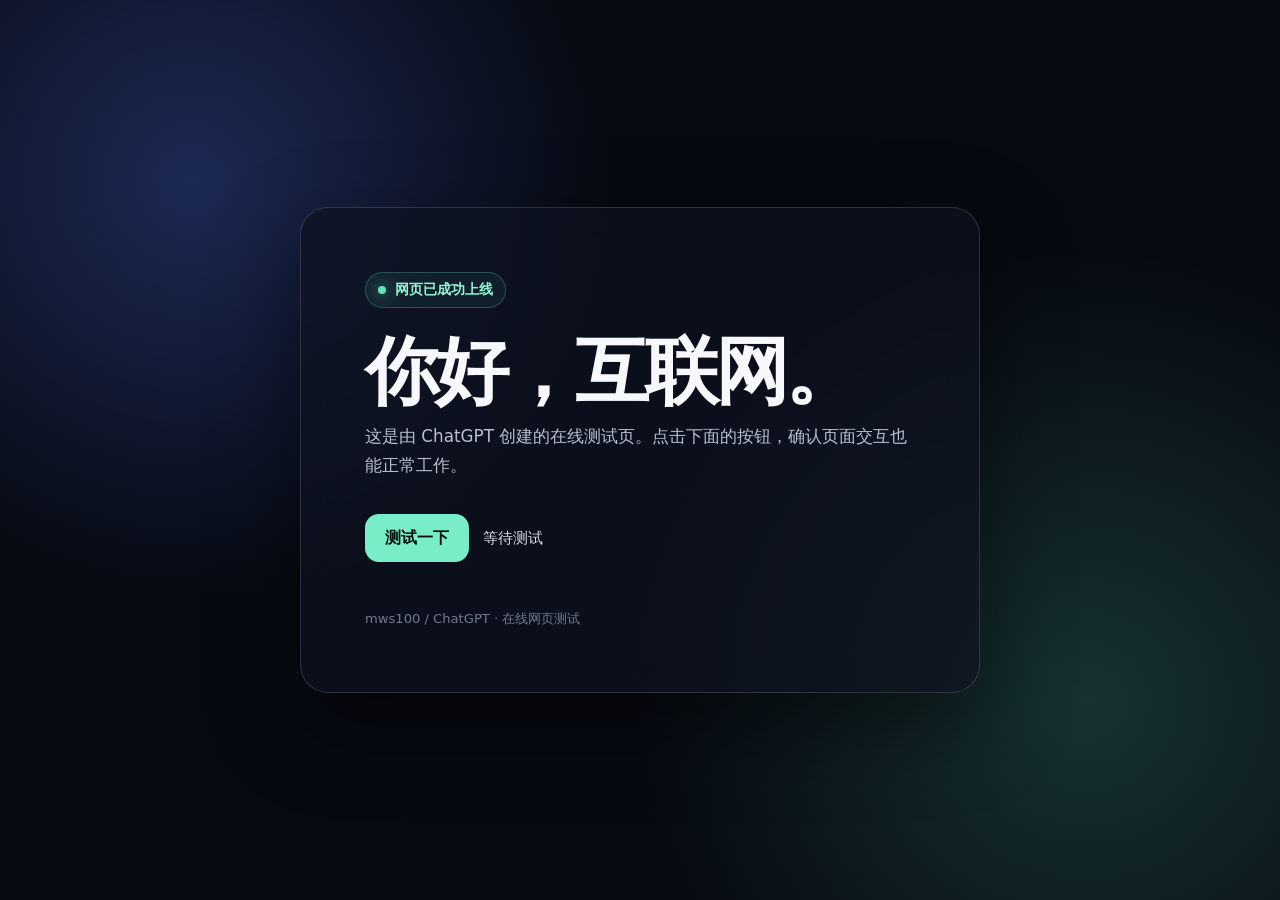
<file: index.html>
<!doctype html>
<html lang="zh-CN">
<head>
  <meta charset="utf-8">
  <meta name="viewport" content="width=device-width, initial-scale=1">
  <meta name="description" content="一个用于验证 ChatGPT 创建与发布网页能力的在线测试页。">
  <title>ChatGPT 在线测试页</title>
  <style>
    :root {
      color-scheme: dark;
      font-family: Inter, ui-sans-serif, system-ui, -apple-system, BlinkMacSystemFont, "Segoe UI", sans-serif;
      background: #070a12;
      color: #f7f8fb;
    }
    * { box-sizing: border-box; }
    body {
      min-height: 100vh;
      margin: 0;
      display: grid;
      place-items: center;
      padding: 24px;
      overflow: hidden;
      background:
        radial-gradient(circle at 15% 20%, rgba(82, 121, 255, .28), transparent 32%),
        radial-gradient(circle at 85% 78%, rgba(93, 232, 192, .18), transparent 35%),
        #070a12;
    }
    main {
      width: min(680px, 100%);
      padding: clamp(28px, 7vw, 64px);
      border: 1px solid rgba(255,255,255,.14);
      border-radius: 28px;
      background: rgba(14, 19, 33, .72);
      box-shadow: 0 30px 90px rgba(0,0,0,.45);
      backdrop-filter: blur(18px);
    }
    .status {
      display: inline-flex;
      align-items: center;
      gap: 9px;
      padding: 8px 12px;
      border: 1px solid rgba(108, 240, 197, .24);
      border-radius: 999px;
      color: #98f3d5;
      background: rgba(55, 196, 151, .08);
      font-size: .875rem;
      font-weight: 650;
    }
    .dot {
      width: 8px;
      height: 8px;
      border-radius: 50%;
      background: #62e4bb;
      box-shadow: 0 0 16px #62e4bb;
    }
    h1 {
      margin: 28px 0 14px;
      max-width: 540px;
      font-size: clamp(2.35rem, 7vw, 4.6rem);
      line-height: .98;
      letter-spacing: -.055em;
    }
    p {
      margin: 0;
      color: #b7bfd0;
      font-size: 1.05rem;
      line-height: 1.75;
    }
    .actions {
      display: flex;
      flex-wrap: wrap;
      align-items: center;
      gap: 14px;
      margin-top: 34px;
    }
    button {
      min-height: 48px;
      padding: 0 20px;
      border: 0;
      border-radius: 14px;
      color: #07110e;
      background: #78edc7;
      font: inherit;
      font-weight: 750;
      cursor: pointer;
      transition: transform .18s ease, box-shadow .18s ease;
    }
    button:hover { transform: translateY(-2px); box-shadow: 0 12px 30px rgba(83, 229, 183, .2); }
    button:focus-visible { outline: 3px solid #fff; outline-offset: 3px; }
    #result { color: #d8ddea; font-size: .95rem; }
    footer {
      margin-top: 48px;
      color: #70798c;
      font-size: .82rem;
    }
    @media (max-width: 520px) {
      main { border-radius: 22px; }
      .actions { align-items: flex-start; flex-direction: column; }
    }
  </style>
</head>
<body>
  <main>
    <div class="status"><span class="dot" aria-hidden="true"></span>网页已成功上线</div>
    <h1>你好，互联网。</h1>
    <p>这是由 ChatGPT 创建的在线测试页。点击下面的按钮，确认页面交互也能正常工作。</p>
    <div class="actions">
      <button id="test-button" type="button">测试一下</button>
      <span id="result" aria-live="polite">等待测试</span>
    </div>
    <footer>mws100 / ChatGPT · 在线网页测试</footer>
  </main>
  <script>
    const button = document.querySelector('#test-button');
    const result = document.querySelector('#result');
    let count = 0;
    button.addEventListener('click', () => {
      count += 1;
      result.textContent = `测试成功 · 已点击 ${count} 次`;
    });
  </script>
</body>
</html>
</file>
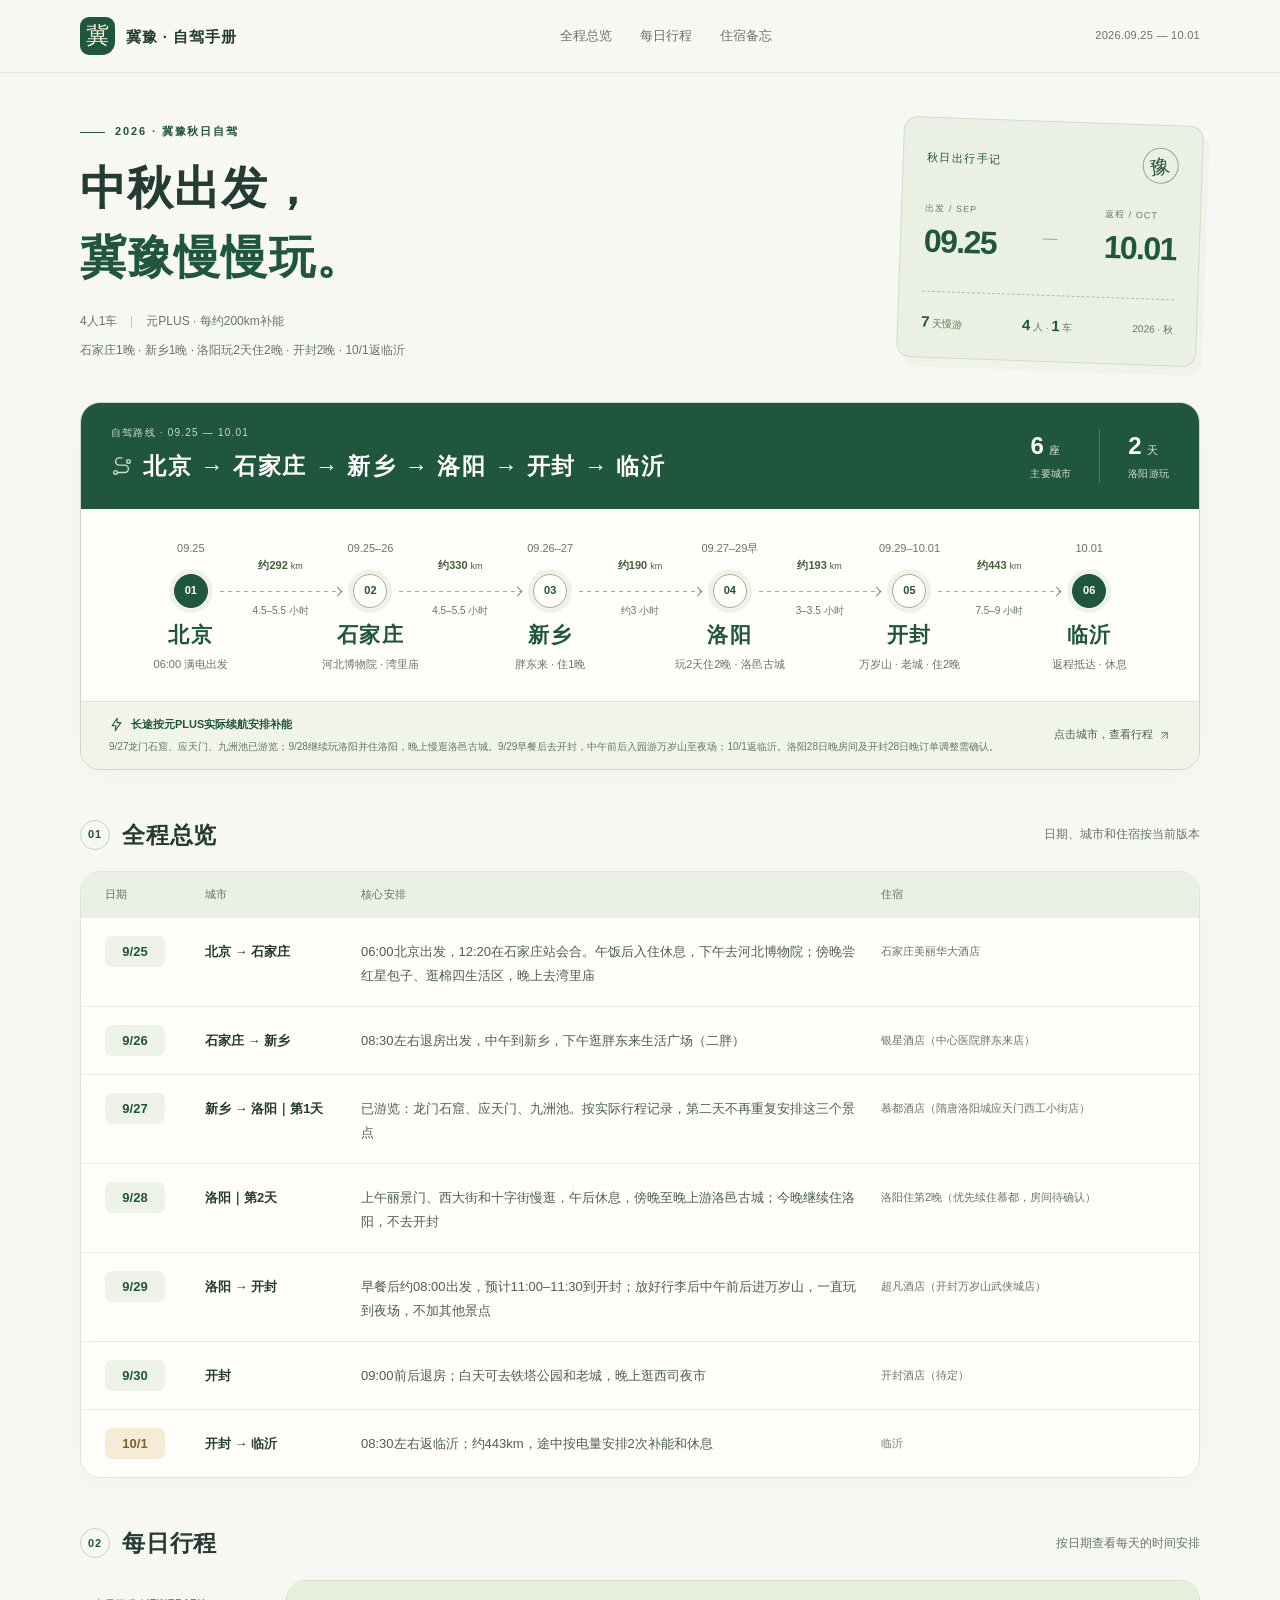
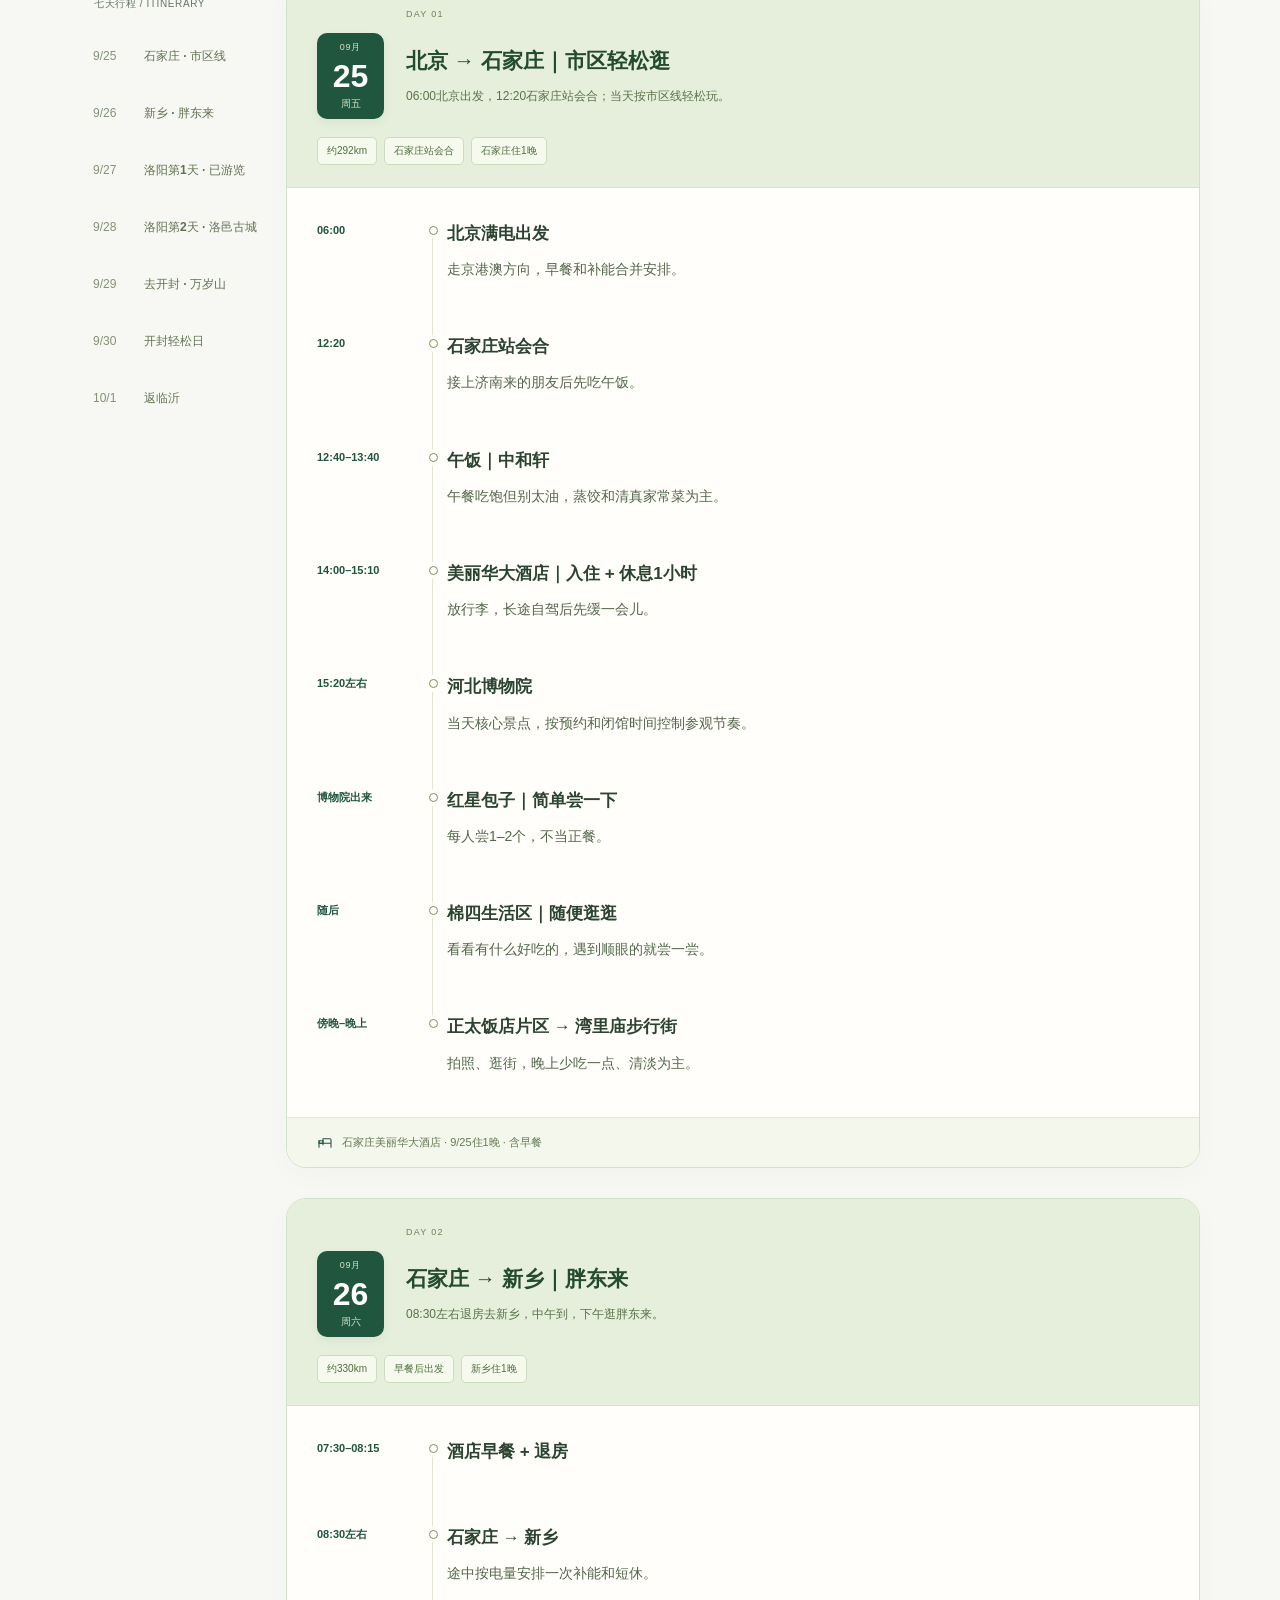
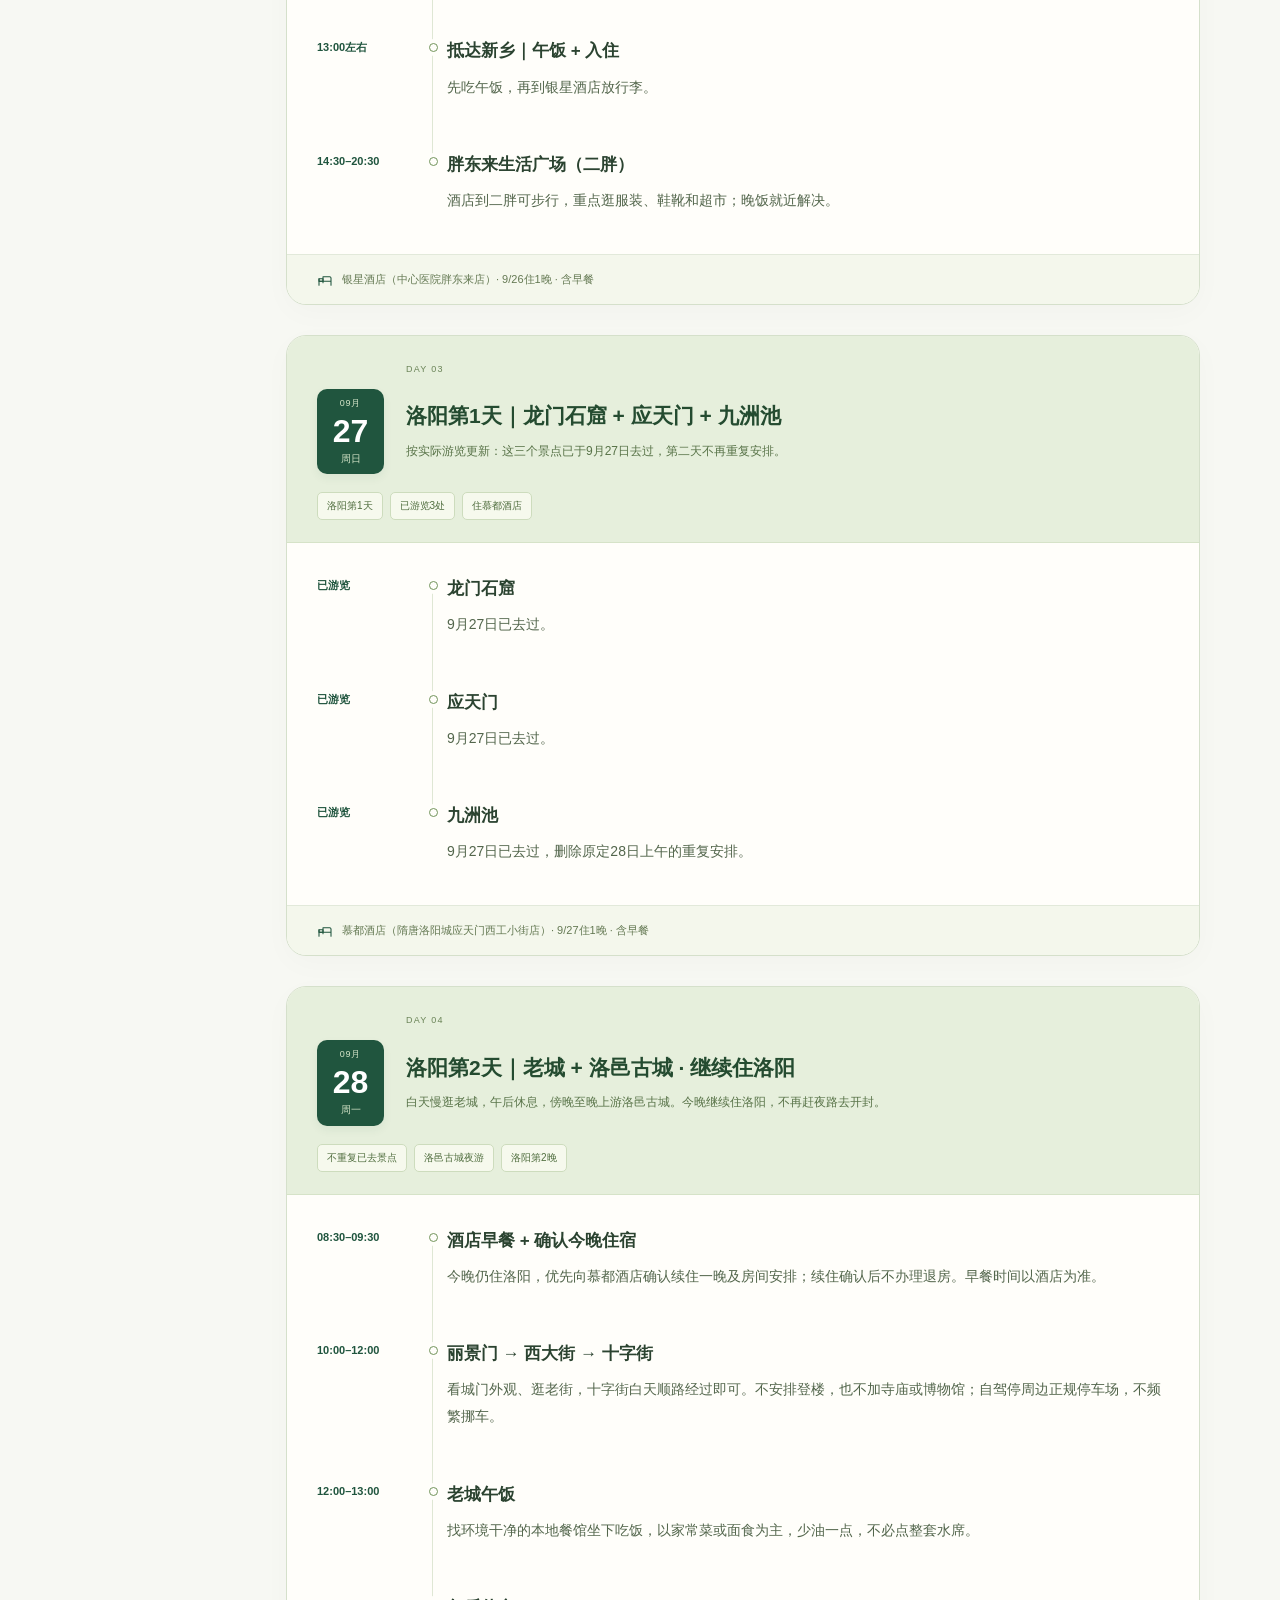
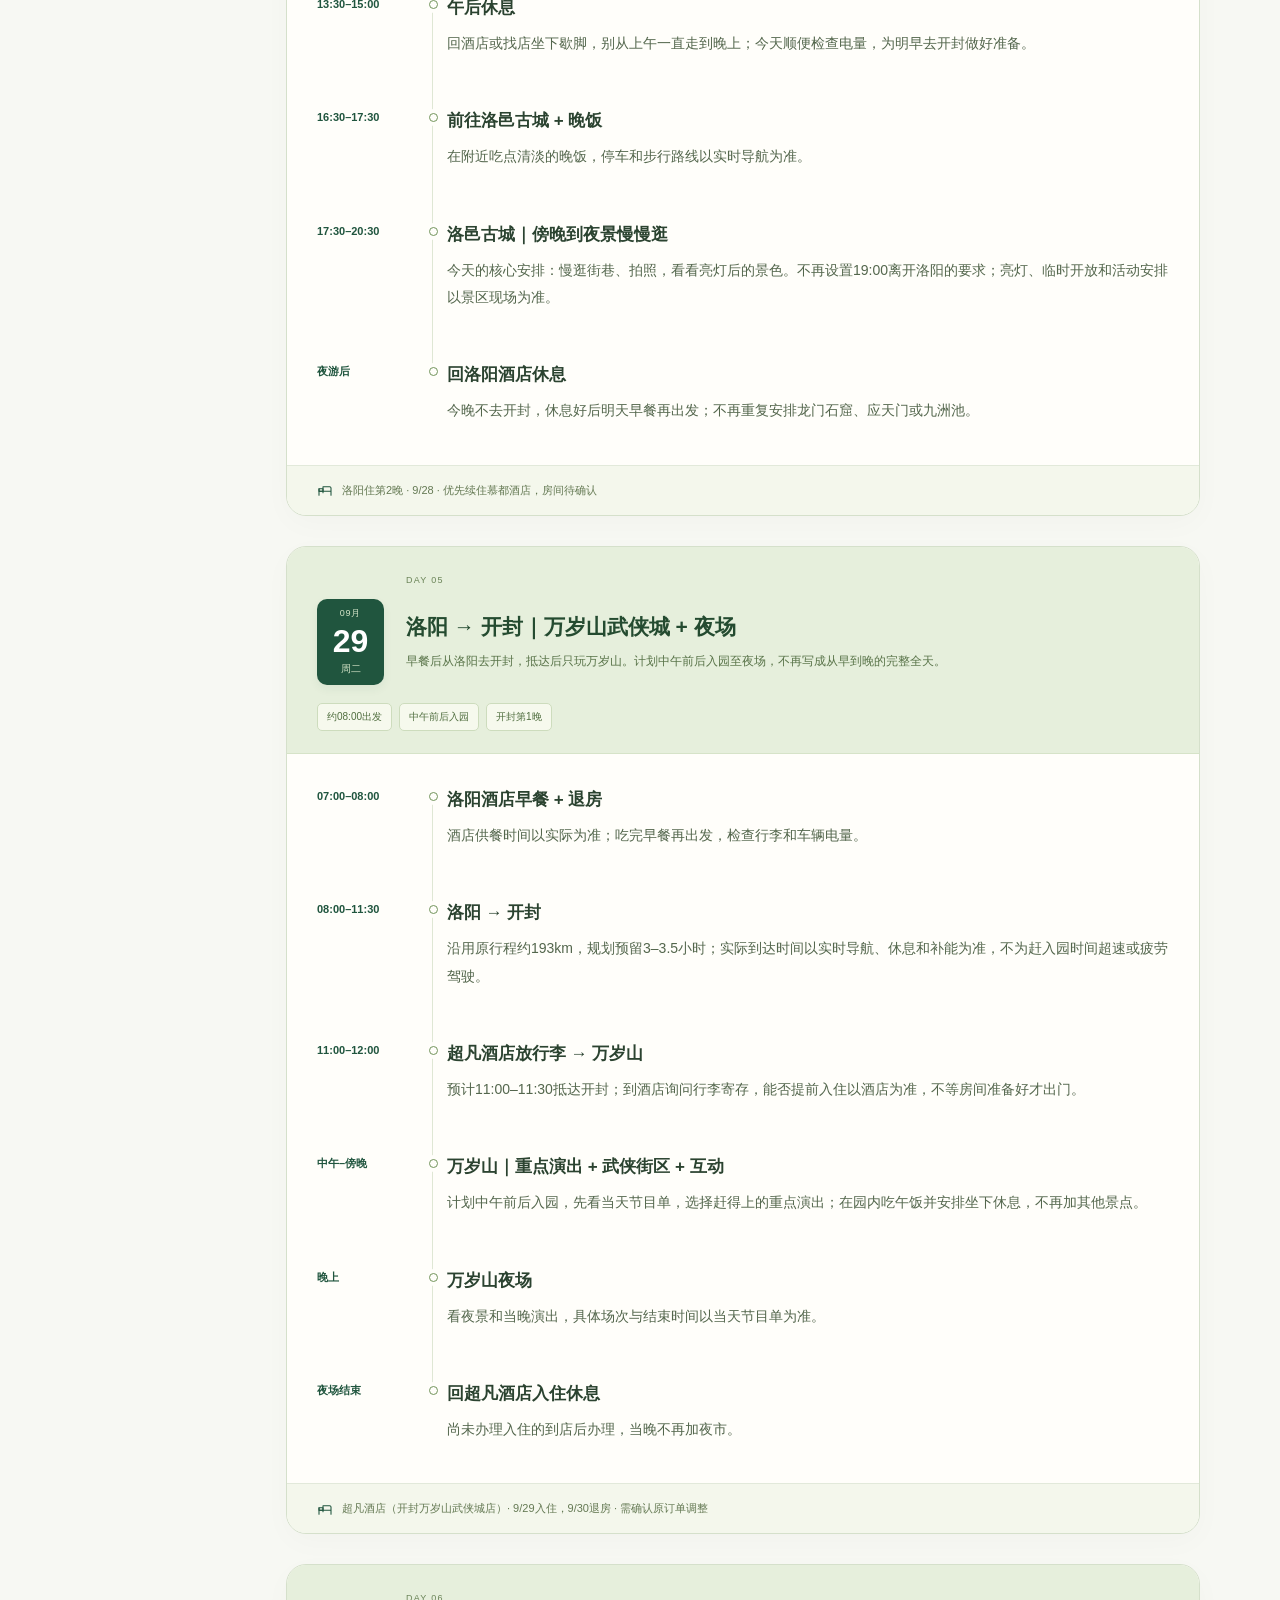
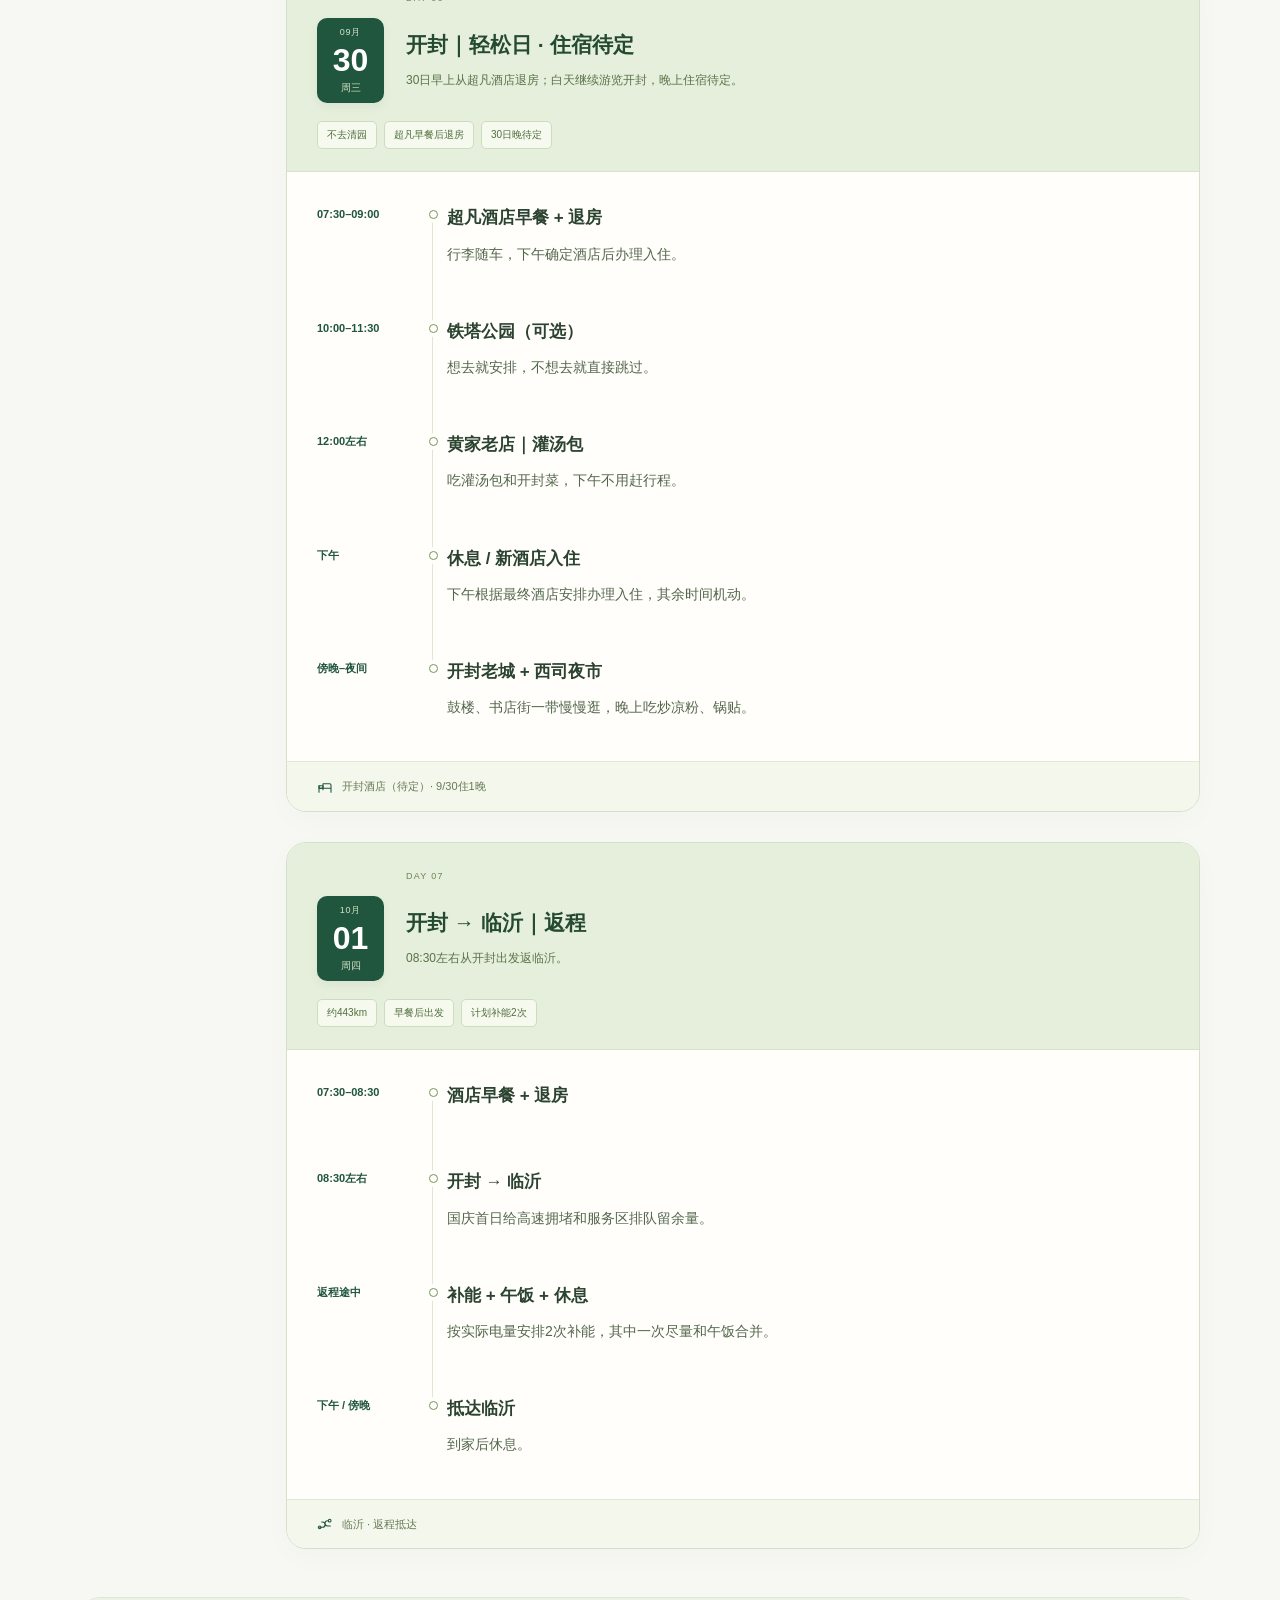
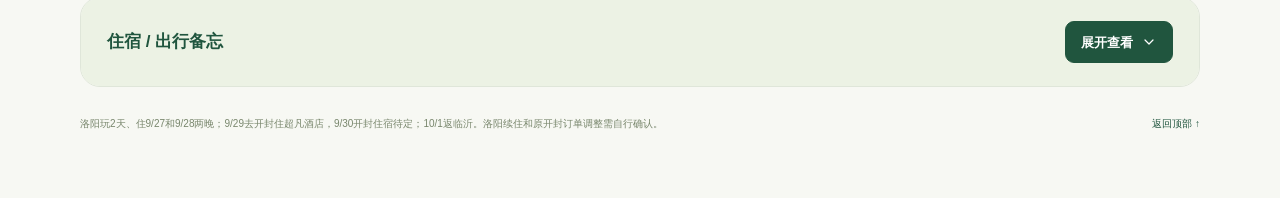
<file: henan-roadtrip-2026/index.html>
<!DOCTYPE html>

<html lang="zh-CN">
<head>
<meta charset="utf-8"/>
<meta content="width=device-width,initial-scale=1,viewport-fit=cover" name="viewport"/>
<meta content="#236c50" name="theme-color"/>
<meta content="北京—石家庄—新乡—洛阳—开封—临沂新能源自驾行程，包含每日安排、住宿、距离、补能和重点景点。" name="description"/>
<title>中秋出发 · 冀豫慢慢玩 · 2026</title>
<link href="./journal.css?v=20260922-route6-v2" rel="stylesheet"/>
<style id="memo-disclosure-styles">
/* Explicit disclosure labels; native details stays usable without JavaScript. */
#memo>summary{gap:14px}
#memo>summary::after{content:none}
#memo .memo-heading{min-width:0}
#memo .memo-toggle{display:inline-flex;align-items:center;justify-content:center;gap:8px;flex-shrink:0;min-width:108px;min-height:42px;padding:9px 13px;border:1px solid var(--green);border-radius:9px;background:var(--green);color:#fff;font-size:13px;font-weight:600;line-height:1.5;white-space:nowrap;transition:background-color .18s}
#memo .memo-collapse{display:none}
#memo .memo-chevron{width:16px;height:16px;transition:transform .18s}
#memo[open] .memo-expand{display:none}
#memo[open] .memo-collapse{display:inline}
#memo[open] .memo-toggle{background:var(--card);color:var(--green);border-color:#bccdb5}
#memo[open] .memo-chevron{transform:rotate(180deg)}
@media(hover:hover){#memo:not([open])>summary:hover .memo-toggle{background:var(--green-dark)}#memo[open]>summary:hover .memo-toggle{background:var(--soft)}}
@media(max-width:380px){#memo>summary{gap:8px;padding:16px 14px;font-size:14px}#memo .memo-toggle{min-width:96px;min-height:40px;padding:8px 10px;font-size:12px}}
@media(prefers-reduced-motion:reduce){#memo .memo-toggle,#memo .memo-chevron{transition:none}}
@media print{#memo .memo-toggle{display:none}}
</style>
</head>
<body data-version="20260928-luoyang-two-nights-v32">
<a class="skip-link" href="#daily">跳到每日行程</a>
<header class="site-header"><div class="container header-inner"><a aria-label="河南自驾手册，返回顶部" class="brand" href="#top"><span aria-hidden="true" class="brand-mark">冀</span>冀豫 · 自驾手册</a><nav aria-label="页面目录" class="chapter-nav"><a href="#overview">全程总览</a><a href="#daily">每日行程</a><a href="#memo">住宿备忘</a></nav><span class="header-date">2026.09.25 — 10.01</span></div></header>
<main class="container" id="top">
<section aria-labelledby="hero-title" class="hero"><div class="hero-copy"><p class="eyebrow">2026 · 冀豫秋日自驾</p><h1 class="hero-title" id="hero-title">中秋出发，<span>冀豫慢慢玩。</span></h1><div class="hero-details"><span>4人1车</span><span>元PLUS · 每约200km补能</span><span class="return-note">石家庄1晚 · 新乡1晚 · 洛阳玩2天住2晚 · 开封2晚 · 10/1返临沂</span></div></div><aside aria-label="行程信息：2026年9月25日至10月1日，7天，4人1车" class="travel-pass"><div class="pass-top"><span>秋日出行手记</span><span aria-hidden="true" class="pass-stamp">豫</span></div><div class="pass-dates"><div><small>出发 / SEP</small><strong>09.25</strong></div><span aria-hidden="true" class="pass-dash">—</span><div><small>返程 / OCT</small><strong>10.01</strong></div></div><div class="pass-bottom"><span><b>7</b> 天慢游</span><span><b>4</b> 人 · <b>1</b> 车</span><span>2026 · 秋</span></div></aside>
<section aria-labelledby="route-preview-title" class="journey" id="route-preview">
<header class="journey-header"><div><p class="journey-kicker">自驾路线 · 09.25 — 10.01</p><div class="journey-title-row"><svg aria-hidden="true" fill="none" stroke="currentColor" stroke-linecap="round" stroke-linejoin="round" stroke-width="1.5" viewBox="0 0 24 24"><circle cx="5" cy="18" r="2"></circle><circle cx="19" cy="6" r="2"></circle><path d="M7 18h8a4 4 0 0 0 0-8H9a4 4 0 0 1 0-8h3"></path></svg><h2 id="route-preview-title">北京 → 石家庄 → 新乡 → 洛阳 → 开封 → 临沂</h2></div></div><dl class="journey-summary"><div class="journey-stat"><dt>主要城市</dt><dd>6<small>座</small></dd></div><div class="journey-stat"><dt>洛阳游玩</dt><dd>2<small>天</small></dd></div></dl></header>
<nav aria-label="自驾路线，点击城市查看对应行程"><ol class="journey-stops">
<li class="journey-step"><a class="journey-stop" href="#d25"><span class="journey-date">09.25</span><span aria-hidden="true" class="journey-node">01</span><span class="journey-city">北京</span><span class="journey-caption">06:00 满电出发</span></a><div class="journey-leg"><span class="journey-distance">约292<small>km</small></span><span aria-hidden="true" class="journey-road"></span><span class="journey-time">4.5–5.5 小时</span></div></li>
<li class="journey-step"><a class="journey-stop" href="#d25"><span class="journey-date">09.25–26</span><span aria-hidden="true" class="journey-node">02</span><span class="journey-city">石家庄</span><span class="journey-caption">河北博物院 · 湾里庙</span></a><div class="journey-leg"><span class="journey-distance">约330<small>km</small></span><span aria-hidden="true" class="journey-road"></span><span class="journey-time">4.5–5.5 小时</span></div></li>
<li class="journey-step"><a class="journey-stop" href="#d26"><span class="journey-date">09.26–27</span><span aria-hidden="true" class="journey-node">03</span><span class="journey-city">新乡</span><span class="journey-caption">胖东来 · 住1晚</span></a><div class="journey-leg"><span class="journey-distance">约190<small>km</small></span><span aria-hidden="true" class="journey-road"></span><span class="journey-time">约3 小时</span></div></li>
<li class="journey-step"><a class="journey-stop" href="#d27"><span class="journey-date">09.27–29早</span><span aria-hidden="true" class="journey-node">04</span><span class="journey-city">洛阳</span><span class="journey-caption">玩2天住2晚 · 洛邑古城</span></a><div class="journey-leg"><span class="journey-distance">约193<small>km</small></span><span aria-hidden="true" class="journey-road"></span><span class="journey-time">3–3.5 小时</span></div></li>
<li class="journey-step"><a class="journey-stop" href="#d29"><span class="journey-date">09.29–10.01</span><span aria-hidden="true" class="journey-node">05</span><span class="journey-city">开封</span><span class="journey-caption">万岁山 · 老城 · 住2晚</span></a><div class="journey-leg"><span class="journey-distance">约443<small>km</small></span><span aria-hidden="true" class="journey-road"></span><span class="journey-time">7.5–9 小时</span></div></li>
<li class="journey-step"><a class="journey-stop" href="#d01"><span class="journey-date">10.01</span><span aria-hidden="true" class="journey-node">06</span><span class="journey-city">临沂</span><span class="journey-caption">返程抵达 · 休息</span></a></li>
</ol></nav>
<footer class="journey-footer"><div><p class="journey-charge"><svg aria-hidden="true" fill="none" stroke="currentColor" stroke-linecap="round" stroke-linejoin="round" stroke-width="1.7" viewBox="0 0 24 24"><path d="m13 2-8 12h6l-1 8 9-13h-6z"></path></svg>长途按元PLUS实际续航安排补能</p><p class="journey-note">9/27龙门石窟、应天门、九洲池已游览；9/28继续玩洛阳并住洛阳，晚上慢逛洛邑古城。9/29早餐后去开封，中午前后入园游万岁山至夜场；10/1返临沂。洛阳28日晚房间及开封28日晚订单调整需确认。</p></div><span class="journey-hint">点击城市，查看行程<svg aria-hidden="true" fill="none" stroke="currentColor" stroke-linecap="round" stroke-linejoin="round" stroke-width="1.6" viewBox="0 0 24 24"><path d="M7 17 17 7M7 7h10v10"></path></svg></span></footer>
</section></section>
<section aria-labelledby="overview-title" class="overview-section" id="overview"><div class="section-heading"><span class="section-index">01</span><h2 id="overview-title">全程总览</h2><p class="section-subtitle">日期、城市和住宿按当前版本</p></div><div class="overview-panel"><div aria-hidden="true" class="overview-labels"><span>日期</span><div><span>城市</span><span>核心安排</span><span>住宿</span></div></div><ol class="overview-list">
<li class="overview-row"><a class="overview-date" href="#d25">9/25</a><div class="overview-detail"><div class="overview-city">北京 → 石家庄</div><p class="overview-plan">06:00北京出发，12:20在石家庄站会合。午饭后入住休息，下午去河北博物院；傍晚尝红星包子、逛棉四生活区，晚上去湾里庙</p><p class="overview-stay">石家庄美丽华大酒店</p></div></li>
<li class="overview-row"><a class="overview-date" href="#d26">9/26</a><div class="overview-detail"><div class="overview-city">石家庄 → 新乡</div><p class="overview-plan">08:30左右退房出发，中午到新乡，下午逛胖东来生活广场（二胖）</p><p class="overview-stay">银星酒店（中心医院胖东来店）</p></div></li>
<li class="overview-row"><a class="overview-date" href="#d27">9/27</a><div class="overview-detail"><div class="overview-city">新乡 → 洛阳｜第1天</div><p class="overview-plan">已游览：龙门石窟、应天门、九洲池。按实际行程记录，第二天不再重复安排这三个景点</p><p class="overview-stay">慕都酒店（隋唐洛阳城应天门西工小街店）</p></div></li>
<li class="overview-row"><a class="overview-date" href="#d28">9/28</a><div class="overview-detail"><div class="overview-city">洛阳｜第2天</div><p class="overview-plan">上午丽景门、西大街和十字街慢逛，午后休息，傍晚至晚上游洛邑古城；今晚继续住洛阳，不去开封</p><p class="overview-stay">洛阳住第2晚（优先续住慕都，房间待确认）</p></div></li>
<li class="overview-row"><a class="overview-date" href="#d29">9/29</a><div class="overview-detail"><div class="overview-city">洛阳 → 开封</div><p class="overview-plan">早餐后约08:00出发，预计11:00–11:30到开封；放好行李后中午前后进万岁山，一直玩到夜场，不加其他景点</p><p class="overview-stay">超凡酒店（开封万岁山武侠城店）</p></div></li>
<li class="overview-row"><a class="overview-date" href="#d30">9/30</a><div class="overview-detail"><div class="overview-city">开封</div><p class="overview-plan">09:00前后退房；白天可去铁塔公园和老城，晚上逛西司夜市</p><p class="overview-stay">开封酒店（待定）</p></div></li>
<li class="overview-row"><a class="overview-date" href="#d01">10/1</a><div class="overview-detail"><div class="overview-city">开封 → 临沂</div><p class="overview-plan">08:30左右返临沂；约443km，途中按电量安排2次补能和休息</p><p class="overview-stay">临沂</p></div></li>
</ol></div></section>
<section aria-labelledby="daily-title" id="daily"><div class="section-heading"><span class="section-index">02</span><h2 id="daily-title">每日行程</h2><p class="section-subtitle">按日期查看每天的时间安排</p></div><nav aria-label="按日期跳转" class="day-navigation"><p class="day-nav-caption">七天行程 / ITINERARY</p><div class="day-nav-scroll">
<a class="day-link" href="#d25"><span>9/25</span><b>石家庄 · 市区线</b></a>
<a class="day-link" href="#d26"><span>9/26</span><b>新乡 · 胖东来</b></a>
<a class="day-link" href="#d27"><span>9/27</span><b>洛阳第1天 · 已游览</b></a>
<a class="day-link" href="#d28"><span>9/28</span><b>洛阳第2天 · 洛邑古城</b></a>
<a class="day-link" href="#d29"><span>9/29</span><b>去开封 · 万岁山</b></a>
<a class="day-link" href="#d30"><span>9/30</span><b>开封轻松日</b></a>
<a class="day-link" href="#d01"><span>10/1</span><b>返临沂</b></a>
</div></nav>
<div class="day-stack">

<article aria-labelledby="title-d25" class="day-card" data-day="01" id="d25">
<header class="day-header" data-label="DAY 01"><div class="day-heading"><div class="date-tile"><small>09月</small><strong>25</strong><span>周五</span></div><div><h2 id="title-d25">北京 → 石家庄｜市区轻松逛</h2><p class="day-description">06:00北京出发，12:20石家庄站会合；当天按市区线轻松玩。</p></div></div><div class="day-meta"><span class="meta-tag">约292km</span><span class="meta-tag">石家庄站会合</span><span class="meta-tag">石家庄住1晚</span></div></header>
<ol class="timeline">
<li class="timeline-entry"><div class="entry-time">06:00</div><div class="entry-content"><h3>北京满电出发</h3><p>走京港澳方向，早餐和补能合并安排。</p></div></li>
<li class="timeline-entry"><div class="entry-time">12:20</div><div class="entry-content"><h3>石家庄站会合</h3><p>接上济南来的朋友后先吃午饭。</p></div></li>
<li class="timeline-entry"><div class="entry-time">12:40–13:40</div><div class="entry-content"><h3>午饭｜中和轩</h3><p>午餐吃饱但别太油，蒸饺和清真家常菜为主。</p></div></li>
<li class="timeline-entry"><div class="entry-time">14:00–15:10</div><div class="entry-content"><h3>美丽华大酒店｜入住 + 休息1小时</h3><p>放行李，长途自驾后先缓一会儿。</p></div></li>
<li class="timeline-entry"><div class="entry-time">15:20左右</div><div class="entry-content"><h3>河北博物院</h3><p>当天核心景点，按预约和闭馆时间控制参观节奏。</p></div></li>
<li class="timeline-entry"><div class="entry-time">博物院出来</div><div class="entry-content"><h3>红星包子｜简单尝一下</h3><p>每人尝1–2个，不当正餐。</p></div></li>
<li class="timeline-entry"><div class="entry-time">随后</div><div class="entry-content"><h3>棉四生活区｜随便逛逛</h3><p>看看有什么好吃的，遇到顺眼的就尝一尝。</p></div></li>
<li class="timeline-entry"><div class="entry-time">傍晚–晚上</div><div class="entry-content"><h3>正太饭店片区 → 湾里庙步行街</h3><p>拍照、逛街，晚上少吃一点、清淡为主。</p></div></li>
</ol><footer class="day-lodging"><svg aria-hidden="true" class="icon" fill="none" height="20" stroke="currentColor" stroke-linecap="round" stroke-linejoin="round" stroke-width="1.6" viewBox="0 0 24 24" width="20"><path d="M3 18v-8m18 8V9a2 2 0 0 0-2-2H9v9M3 14h18M3 18v2m18-2v2"></path><path d="M3 10h6v4H3z"></path></svg><span>石家庄美丽华大酒店 · 9/25住1晚 · 含早餐</span></footer></article>

<article aria-labelledby="title-d26" class="day-card" data-day="02" id="d26">
<header class="day-header" data-label="DAY 02"><div class="day-heading"><div class="date-tile"><small>09月</small><strong>26</strong><span>周六</span></div><div><h2 id="title-d26">石家庄 → 新乡｜胖东来</h2><p class="day-description">08:30左右退房去新乡，中午到，下午逛胖东来。</p></div></div><div class="day-meta"><span class="meta-tag">约330km</span><span class="meta-tag">早餐后出发</span><span class="meta-tag">新乡住1晚</span></div></header>
<ol class="timeline">
<li class="timeline-entry"><div class="entry-time">07:30–08:15</div><div class="entry-content"><h3>酒店早餐 + 退房</h3></div></li>
<li class="timeline-entry"><div class="entry-time">08:30左右</div><div class="entry-content"><h3>石家庄 → 新乡</h3><p>途中按电量安排一次补能和短休。</p></div></li>
<li class="timeline-entry"><div class="entry-time">13:00左右</div><div class="entry-content"><h3>抵达新乡｜午饭 + 入住</h3><p>先吃午饭，再到银星酒店放行李。</p></div></li>
<li class="timeline-entry"><div class="entry-time">14:30–20:30</div><div class="entry-content"><h3>胖东来生活广场（二胖）</h3><p>酒店到二胖可步行，重点逛服装、鞋靴和超市；晚饭就近解决。</p></div></li>
</ol><footer class="day-lodging"><svg aria-hidden="true" class="icon" fill="none" height="20" stroke="currentColor" stroke-linecap="round" stroke-linejoin="round" stroke-width="1.6" viewBox="0 0 24 24" width="20"><path d="M3 18v-8m18 8V9a2 2 0 0 0-2-2H9v9M3 14h18M3 18v2m18-2v2"></path><path d="M3 10h6v4H3z"></path></svg><span>银星酒店（中心医院胖东来店）· 9/26住1晚 · 含早餐</span></footer></article>

<article aria-labelledby="title-d27" class="day-card" data-day="03" id="d27">
<header class="day-header" data-label="DAY 03"><div class="day-heading"><div class="date-tile"><small>09月</small><strong>27</strong><span>周日</span></div><div><h2 id="title-d27">洛阳第1天｜龙门石窟 + 应天门 + 九洲池</h2><p class="day-description">按实际游览更新：这三个景点已于9月27日去过，第二天不再重复安排。</p></div></div><div class="day-meta"><span class="meta-tag">洛阳第1天</span><span class="meta-tag">已游览3处</span><span class="meta-tag">住慕都酒店</span></div></header>
<ol class="timeline">
<li class="timeline-entry"><div class="entry-time">已游览</div><div class="entry-content"><h3>龙门石窟</h3><p>9月27日已去过。</p></div></li>
<li class="timeline-entry"><div class="entry-time">已游览</div><div class="entry-content"><h3>应天门</h3><p>9月27日已去过。</p></div></li>
<li class="timeline-entry"><div class="entry-time">已游览</div><div class="entry-content"><h3>九洲池</h3><p>9月27日已去过，删除原定28日上午的重复安排。</p></div></li>
</ol><footer class="day-lodging"><svg aria-hidden="true" class="icon" fill="none" height="20" stroke="currentColor" stroke-linecap="round" stroke-linejoin="round" stroke-width="1.6" viewBox="0 0 24 24" width="20"><path d="M3 18v-8m18 8V9a2 2 0 0 0-2-2H9v9M3 14h18M3 18v2m18-2v2"></path><path d="M3 10h6v4H3z"></path></svg><span>慕都酒店（隋唐洛阳城应天门西工小街店）· 9/27住1晚 · 含早餐</span></footer></article>

<article aria-labelledby="title-d28" class="day-card" data-day="04" id="d28">
<header class="day-header" data-label="DAY 04"><div class="day-heading"><div class="date-tile"><small>09月</small><strong>28</strong><span>周一</span></div><div><h2 id="title-d28">洛阳第2天｜老城 + 洛邑古城 · 继续住洛阳</h2><p class="day-description">白天慢逛老城，午后休息，傍晚至晚上游洛邑古城。今晚继续住洛阳，不再赶夜路去开封。</p></div></div><div class="day-meta"><span class="meta-tag">不重复已去景点</span><span class="meta-tag">洛邑古城夜游</span><span class="meta-tag">洛阳第2晚</span></div></header>
<ol class="timeline">
<li class="timeline-entry"><div class="entry-time">08:30–09:30</div><div class="entry-content"><h3>酒店早餐 + 确认今晚住宿</h3><p>今晚仍住洛阳，优先向慕都酒店确认续住一晚及房间安排；续住确认后不办理退房。早餐时间以酒店为准。</p></div></li>
<li class="timeline-entry"><div class="entry-time">10:00–12:00</div><div class="entry-content"><h3>丽景门 → 西大街 → 十字街</h3><p>看城门外观、逛老街，十字街白天顺路经过即可。不安排登楼，也不加寺庙或博物馆；自驾停周边正规停车场，不频繁挪车。</p></div></li>
<li class="timeline-entry"><div class="entry-time">12:00–13:00</div><div class="entry-content"><h3>老城午饭</h3><p>找环境干净的本地餐馆坐下吃饭，以家常菜或面食为主，少油一点，不必点整套水席。</p></div></li>
<li class="timeline-entry"><div class="entry-time">13:30–15:00</div><div class="entry-content"><h3>午后休息</h3><p>回酒店或找店坐下歇脚，别从上午一直走到晚上；今天顺便检查电量，为明早去开封做好准备。</p></div></li>
<li class="timeline-entry"><div class="entry-time">16:30–17:30</div><div class="entry-content"><h3>前往洛邑古城 + 晚饭</h3><p>在附近吃点清淡的晚饭，停车和步行路线以实时导航为准。</p></div></li>
<li class="timeline-entry"><div class="entry-time">17:30–20:30</div><div class="entry-content"><h3>洛邑古城｜傍晚到夜景慢慢逛</h3><p>今天的核心安排：慢逛街巷、拍照，看看亮灯后的景色。不再设置19:00离开洛阳的要求；亮灯、临时开放和活动安排以景区现场为准。</p></div></li>
<li class="timeline-entry"><div class="entry-time">夜游后</div><div class="entry-content"><h3>回洛阳酒店休息</h3><p>今晚不去开封，休息好后明天早餐再出发；不再重复安排龙门石窟、应天门或九洲池。</p></div></li>
</ol><footer class="day-lodging"><svg aria-hidden="true" class="icon" fill="none" height="20" stroke="currentColor" stroke-linecap="round" stroke-linejoin="round" stroke-width="1.6" viewBox="0 0 24 24" width="20"><path d="M3 18v-8m18 8V9a2 2 0 0 0-2-2H9v9M3 14h18M3 18v2m18-2v2"></path><path d="M3 10h6v4H3z"></path></svg><span>洛阳住第2晚 · 9/28 · 优先续住慕都酒店，房间待确认</span></footer></article>

<article aria-labelledby="title-d29" class="day-card" data-day="05" id="d29">
<header class="day-header" data-label="DAY 05"><div class="day-heading"><div class="date-tile"><small>09月</small><strong>29</strong><span>周二</span></div><div><h2 id="title-d29">洛阳 → 开封｜万岁山武侠城 + 夜场</h2><p class="day-description">早餐后从洛阳去开封，抵达后只玩万岁山。计划中午前后入园至夜场，不再写成从早到晚的完整全天。</p></div></div><div class="day-meta"><span class="meta-tag">约08:00出发</span><span class="meta-tag">中午前后入园</span><span class="meta-tag">开封第1晚</span></div></header>
<ol class="timeline">
<li class="timeline-entry"><div class="entry-time">07:00–08:00</div><div class="entry-content"><h3>洛阳酒店早餐 + 退房</h3><p>酒店供餐时间以实际为准；吃完早餐再出发，检查行李和车辆电量。</p></div></li>
<li class="timeline-entry"><div class="entry-time">08:00–11:30</div><div class="entry-content"><h3>洛阳 → 开封</h3><p>沿用原行程约193km，规划预留3–3.5小时；实际到达时间以实时导航、休息和补能为准，不为赶入园时间超速或疲劳驾驶。</p></div></li>
<li class="timeline-entry"><div class="entry-time">11:00–12:00</div><div class="entry-content"><h3>超凡酒店放行李 → 万岁山</h3><p>预计11:00–11:30抵达开封；到酒店询问行李寄存，能否提前入住以酒店为准，不等房间准备好才出门。</p></div></li>
<li class="timeline-entry"><div class="entry-time">中午–傍晚</div><div class="entry-content"><h3>万岁山｜重点演出 + 武侠街区 + 互动</h3><p>计划中午前后入园，先看当天节目单，选择赶得上的重点演出；在园内吃午饭并安排坐下休息，不再加其他景点。</p></div></li>
<li class="timeline-entry"><div class="entry-time">晚上</div><div class="entry-content"><h3>万岁山夜场</h3><p>看夜景和当晚演出，具体场次与结束时间以当天节目单为准。</p></div></li>
<li class="timeline-entry"><div class="entry-time">夜场结束</div><div class="entry-content"><h3>回超凡酒店入住休息</h3><p>尚未办理入住的到店后办理，当晚不再加夜市。</p></div></li>
</ol><footer class="day-lodging"><svg aria-hidden="true" class="icon" fill="none" height="20" stroke="currentColor" stroke-linecap="round" stroke-linejoin="round" stroke-width="1.6" viewBox="0 0 24 24" width="20"><path d="M3 18v-8m18 8V9a2 2 0 0 0-2-2H9v9M3 14h18M3 18v2m18-2v2"></path><path d="M3 10h6v4H3z"></path></svg><span>超凡酒店（开封万岁山武侠城店）· 9/29入住，9/30退房 · 需确认原订单调整</span></footer></article>

<article aria-labelledby="title-d30" class="day-card" data-day="06" id="d30">
<header class="day-header" data-label="DAY 06"><div class="day-heading"><div class="date-tile"><small>09月</small><strong>30</strong><span>周三</span></div><div><h2 id="title-d30">开封｜轻松日 · 住宿待定</h2><p class="day-description">30日早上从超凡酒店退房；白天继续游览开封，晚上住宿待定。</p></div></div><div class="day-meta"><span class="meta-tag">不去清园</span><span class="meta-tag">超凡早餐后退房</span><span class="meta-tag">30日晚待定</span></div></header>
<ol class="timeline">
<li class="timeline-entry"><div class="entry-time">07:30–09:00</div><div class="entry-content"><h3>超凡酒店早餐 + 退房</h3><p>行李随车，下午确定酒店后办理入住。</p></div></li>
<li class="timeline-entry"><div class="entry-time">10:00–11:30</div><div class="entry-content"><h3>铁塔公园（可选）</h3><p>想去就安排，不想去就直接跳过。</p></div></li>
<li class="timeline-entry"><div class="entry-time">12:00左右</div><div class="entry-content"><h3>黄家老店｜灌汤包</h3><p>吃灌汤包和开封菜，下午不用赶行程。</p></div></li>
<li class="timeline-entry"><div class="entry-time">下午</div><div class="entry-content"><h3>休息 / 新酒店入住</h3><p>下午根据最终酒店安排办理入住，其余时间机动。</p></div></li>
<li class="timeline-entry"><div class="entry-time">傍晚–夜间</div><div class="entry-content"><h3>开封老城 + 西司夜市</h3><p>鼓楼、书店街一带慢慢逛，晚上吃炒凉粉、锅贴。</p></div></li>
</ol><footer class="day-lodging"><svg aria-hidden="true" class="icon" fill="none" height="20" stroke="currentColor" stroke-linecap="round" stroke-linejoin="round" stroke-width="1.6" viewBox="0 0 24 24" width="20"><path d="M3 18v-8m18 8V9a2 2 0 0 0-2-2H9v9M3 14h18M3 18v2m18-2v2"></path><path d="M3 10h6v4H3z"></path></svg><span>开封酒店（待定）· 9/30住1晚</span></footer></article>

<article aria-labelledby="title-d01" class="day-card" data-day="07" id="d01">
<header class="day-header" data-label="DAY 07"><div class="day-heading"><div class="date-tile"><small>10月</small><strong>01</strong><span>周四</span></div><div><h2 id="title-d01">开封 → 临沂｜返程</h2><p class="day-description">08:30左右从开封出发返临沂。</p></div></div><div class="day-meta"><span class="meta-tag">约443km</span><span class="meta-tag">早餐后出发</span><span class="meta-tag">计划补能2次</span></div></header>
<ol class="timeline">
<li class="timeline-entry"><div class="entry-time">07:30–08:30</div><div class="entry-content"><h3>酒店早餐 + 退房</h3></div></li>
<li class="timeline-entry"><div class="entry-time">08:30左右</div><div class="entry-content"><h3>开封 → 临沂</h3><p>国庆首日给高速拥堵和服务区排队留余量。</p></div></li>
<li class="timeline-entry"><div class="entry-time">返程途中</div><div class="entry-content"><h3>补能 + 午饭 + 休息</h3><p>按实际电量安排2次补能，其中一次尽量和午饭合并。</p></div></li>
<li class="timeline-entry"><div class="entry-time">下午 / 傍晚</div><div class="entry-content"><h3>抵达临沂</h3><p>到家后休息。</p></div></li>
</ol><footer class="day-lodging"><svg aria-hidden="true" class="icon" fill="none" height="20" stroke="currentColor" stroke-linecap="round" stroke-linejoin="round" stroke-width="1.6" viewBox="0 0 24 24" width="20"><path d="M4 17h4a4 4 0 0 0 0-8H7m10-2h-1a4 4 0 0 0 0 8h4"></path><circle cx="4" cy="17" r="2"></circle><circle cx="19" cy="7" r="2"></circle></svg><span>临沂 · 返程抵达</span></footer></article>

</div></section>
<details class="memo" id="memo"><summary><span class="memo-heading">住宿 / 出行备忘</span><span class="memo-toggle"><span class="memo-expand">展开查看</span><span class="memo-collapse">收起</span><svg aria-hidden="true" class="memo-chevron" viewBox="0 0 24 24" fill="none" stroke="currentColor" stroke-width="1.8" stroke-linecap="round" stroke-linejoin="round"><path d="m6 9 6 6 6-6"></path></svg></span></summary><dl class="memo-list">
<div class="memo-row"><dt>9/25 石家庄</dt><dd><b>已定：石家庄美丽华大酒店</b><br/>9/25住1晚；9/26退房去新乡。</dd></div>
<div class="memo-row"><dt>9/26 新乡</dt><dd><b>已定：银星酒店（中心医院胖东来店）</b><br/>9/26住1晚；9/27 07:30去洛阳。</dd></div>
<div class="memo-row"><dt>9/27–28 洛阳</dt><dd><b>洛阳住2晚；9/28优先续住慕都酒店，待确认</b><br/>原定9/27住慕都酒店（隋唐洛阳城应天门西工小街店）；新增9/28洛阳住宿，具体房间及续住订单尚未确认。27日龙门石窟、应天门、九洲池已游览；28日逛老城和洛邑古城，夜游后回洛阳酒店，29日早餐后再去开封。</dd></div>
<div class="memo-row"><dt>9/29 开封</dt><dd><b>超凡酒店（开封万岁山武侠城店）· 原订单需确认调整</b><br/>行程改为9/29入住、9/30退房。原定9/28、9/29两晚，需要联系酒店或订房平台处理28日晚，并确认29日晚房间保留；能否退改及费用以原订单为准。本次仅更新网页，未操作任何酒店订单。</dd></div>
<div class="memo-row"><dt>9/30 开封</dt><dd><b>住宿待定</b><br/>30号晚另选酒店；不去清明上河园，安排铁塔公园可选 + 老城 + 西司夜市。</dd></div>
<div class="memo-row"><dt>10/1 返程</dt><dd><b>开封 → 临沂</b><br/>约443km，中途按实际电量安排2次补能。</dd></div>
<div class="memo-row"><dt>补能规划</dt><dd>北京→石家庄约292km；石家庄→新乡约330km；新乡→洛阳约190km；洛阳→开封约193km；开封→临沂约443km。9/28在洛阳检查并补足电量，9/29早餐后去开封；各段距离沿用原规划，以实际导航为准，返临沂按2次补能预留。</dd></div>
</dl></details>
<footer class="page-footer"><p>洛阳玩2天、住9/27和9/28两晚；9/29去开封住超凡酒店，9/30开封住宿待定；10/1返临沂。洛阳续住和原开封订单调整需自行确认。</p><a class="back-top" href="#top">返回顶部 ↑</a></footer>
</main>
<a aria-label="返回顶部" class="floating-top" hidden="" href="#top">↑</a><script defer="" src="./journal.js?v=20260918-2"></script>
</body>
</html>
</file>
<file: henan-roadtrip-2026/journal.css>
/* 河南自驾手册 · Travel Journal. Local assets, no external fonts or libraries. */
:root{--paper:#f7f8f3;--card:#fffefa;--ink:#243b31;--muted:#657568;--green:#20553e;--green-dark:#153e2c;--soft:#eaf1e6;--line:#dfe6d9;--gold:#956923;--warm:#fbf3e1;--radius:20px;--header-height:72px;--shadow:0 8px 30px #243b3106;--anchor-space:96px;color-scheme:light}
*{box-sizing:border-box}html{scroll-behavior:smooth;scroll-padding-top:var(--anchor-space);-webkit-text-size-adjust:100%}body{margin:0;background:var(--paper);color:var(--ink);font:15px/1.8 -apple-system,BlinkMacSystemFont,"PingFang SC","Microsoft YaHei","Noto Sans CJK SC",sans-serif;-webkit-font-smoothing:antialiased}a{color:inherit;text-decoration:none}button{font:inherit;cursor:pointer}a,button,summary{-webkit-tap-highlight-color:transparent;touch-action:manipulation}button{border:0}h1,h2,h3,p,dl,dd{margin:0}svg{flex-shrink:0;vertical-align:middle}a:focus-visible,button:focus-visible,summary:focus-visible{outline:3px solid #9a732f;outline-offset:5px;border-radius:5px}[hidden]{display:none!important}::selection{background:#d3e3bd;color:#153e2c}.container{max-width:1192px;padding-inline:36px;margin-inline:auto;width:100%}.icon{display:inline-block;vertical-align:middle}
/* Header and opening spread */
.site-header{position:sticky;top:0;z-index:40;border-bottom:1px solid #dfe6d9c9;background:#f7f8f3f2;backdrop-filter:blur(18px)}.header-inner{height:var(--header-height);display:flex;align-items:center;justify-content:space-between;gap:24px}.brand{display:flex;align-items:center;gap:11px;font-size:15px;letter-spacing:.06em;font-weight:700;white-space:nowrap}.brand-mark{display:grid;place-items:center;background:var(--green);color:#fbf4dc;width:35px;height:38px;border-radius:9px 9px 13px 9px;font:23px/1.2 "Songti SC","Noto Serif CJK SC",serif}.chapter-nav{display:flex;gap:28px;font-size:13px;color:var(--muted)}.chapter-nav a{position:relative;padding:23px 0;white-space:nowrap}.chapter-nav a:hover,.chapter-nav a[aria-current]{color:var(--green)}.chapter-nav a[aria-current]::after{content:"";position:absolute;bottom:12px;left:35%;right:35%;height:2px;background:var(--green)}.header-date{font-size:11px;color:var(--muted);letter-spacing:.025em;white-space:nowrap;font-variant-numeric:tabular-nums}.skip-link{position:fixed;top:-100px;left:20px;z-index:100;background:#fff;padding:12px 20px}.skip-link:focus{top:10px}
.hero{display:grid;grid-template-columns:minmax(0,1fr) 300px;align-items:center;gap:40px 46px;padding-top:48px;padding-bottom:48px}.hero-copy{min-width:0}.eyebrow{font-size:11px;font-weight:650;color:var(--green);letter-spacing:.17em;display:flex;align-items:center;gap:10px}.eyebrow::before{content:"";height:1px;width:25px;background:var(--green)}.hero-title{font-family:"Songti SC","Noto Serif CJK SC",serif;font-size:46px;line-height:1.5;letter-spacing:.025em;margin:12px 0 19px;font-weight:700}.hero-title span{display:block;color:var(--green)}.hero-details{display:flex;flex-wrap:wrap;gap:7px 14px;font-size:12px;line-height:1.8;color:var(--muted)}.hero-details>span{display:flex;align-items:center;gap:14px}.hero-details>span+span::before{content:"";height:12px;width:1px;background:#bccabb}.hero-details .return-note{flex-basis:100%}.hero-details .return-note::before{display:none}.hero-actions{display:flex;gap:12px;margin-top:24px}.button{display:inline-flex;align-items:center;justify-content:center;gap:28px;min-height:45px;border-radius:8px;padding:9px 18px;font-size:13px;font-weight:600;transition:background .18s,transform .18s}.button-primary{background:var(--green);color:#fff}.button-primary:hover{background:var(--green-dark);transform:translateY(-1px)}.button-secondary{border:1px solid #ccd8c7;color:var(--green);background:transparent}.button-secondary:hover{background:var(--soft)}.button span{font-size:18px;font-weight:400}
.travel-pass{position:relative;background:#ebf0e4;border:1px solid #d2dcc8;border-radius:14px;padding:22px 23px;color:var(--green);transform:rotate(2deg);box-shadow:6px 9px 0 #e7ecdf66}.pass-top{display:flex;justify-content:space-between;align-items:center;font-size:11px;letter-spacing:.14em}.pass-stamp{display:grid;place-items:center;width:36px;height:36px;border:1px solid #99ac88;border-radius:50%;font:20px/1 "Songti SC","Noto Serif CJK SC",serif;transform:rotate(-12deg)}.pass-dates{display:flex;justify-content:space-between;align-items:center;gap:8px;padding:24px 0}.pass-dates small{display:block;font-size:9px;letter-spacing:.12em;color:#677b5b}.pass-dates strong{display:block;font-size:32px;line-height:1.6;font-weight:600;letter-spacing:-.05em;font-variant-numeric:tabular-nums}.pass-dash{color:#99ad8d}.pass-bottom{display:flex;align-items:center;justify-content:space-between;border-top:1px dashed #b0c09f;padding-top:16px;font-size:10px;color:#667853}.pass-bottom b{font-size:15px;color:var(--green);font-weight:600}
/* Route strip */
.journey{grid-column:1/-1;border:1px solid #cad8c4;border-radius:var(--radius);background:var(--card);overflow:hidden;box-shadow:var(--shadow)}.journey-header{position:relative;display:flex;justify-content:space-between;align-items:center;gap:24px;padding:21px 30px;background:var(--green);color:#fff}.journey-kicker{font-size:10px;letter-spacing:.12em;color:#ccdccb;margin-bottom:4px}.journey-title-row{display:flex;align-items:center;gap:10px}.journey-title-row svg{width:22px;height:22px;color:#d1dfc6}.journey-title-row h2{font-size:23px;letter-spacing:.08em;font-family:"Songti SC","Noto Serif CJK SC",serif}.journey-summary{display:flex;align-items:center;gap:28px}.journey-stat{display:flex;flex-direction:column-reverse;gap:2px}.journey-stat+.journey-stat{padding-left:28px;border-left:1px solid #ffffff30}.journey-stat dt{color:#d6e0cf;font-size:10px;letter-spacing:.02em}.journey-stat dd{font-size:24px;line-height:1.4;font-weight:600;font-variant-numeric:tabular-nums}.journey-stat small{font-size:11px;font-weight:400;margin-left:5px;color:#dfebd8}.journey-stops{list-style:none;display:grid;grid-template-columns:repeat(6,minmax(0,1fr));padding:24px 20px 22px;margin:0}.journey-step{position:relative;min-width:0}.journey-stop{position:relative;display:flex;flex-direction:column;align-items:center;width:fit-content;min-width:108px;margin-inline:auto;padding:5px 8px;border-radius:12px;text-align:center;transition:background .18s}.journey-date{font-size:11px;line-height:20px;color:var(--muted);font-variant-numeric:tabular-nums;white-space:nowrap}.journey-node{display:grid;place-items:center;width:34px;height:34px;margin:16px 0 11px;background:#fffefa;border:1px solid #a0b38e;box-shadow:0 0 0 5px #eef3e8;border-radius:50%;color:var(--green);font-size:11px;font-weight:700}.journey-step:first-child .journey-node,.journey-step:last-child .journey-node{background:var(--green);border-color:var(--green);color:#fff}.journey-city{font-size:21px;line-height:31px;font-weight:700;letter-spacing:.07em;color:var(--green)}.journey-caption{font-size:11px;color:var(--muted);line-height:20px;margin-top:4px;white-space:nowrap}.journey-leg{position:absolute;left:calc(50% + 29px);top:22px;width:calc(100% - 58px);text-align:center;pointer-events:none}.journey-distance{display:block;font-size:11px;font-weight:650;color:#43613d;line-height:20px;white-space:nowrap;font-variant-numeric:tabular-nums}.journey-distance small{margin-left:3px;font-size:9px;font-weight:400}.journey-road{display:block;height:1px;position:relative;margin-top:15px;background:repeating-linear-gradient(90deg,#a4b496 0 4px,transparent 4px 8px)}.journey-road::after{content:"";position:absolute;right:0;top:-3px;width:6px;height:6px;border-right:1px solid #78926a;border-top:1px solid #78926a;transform:rotate(45deg)}.journey-time{display:block;margin-top:10px;font-size:10px;line-height:18px;color:var(--muted);white-space:nowrap;font-variant-numeric:tabular-nums}.journey-footer{display:flex;align-items:center;justify-content:space-between;gap:16px;padding:13px 28px;background:#f0f4e9;border-top:1px solid #e0e6d7}.journey-charge{display:flex;align-items:center;gap:7px;font-size:11px;font-weight:600;color:var(--green)}.journey-charge svg{width:15px;height:15px}.journey-note{font-size:10px;line-height:1.8;color:var(--muted);margin-top:3px}.journey-hint{font-size:11px;color:#48613e;display:flex;align-items:center;gap:5px;white-space:nowrap}.journey-hint svg{width:13px;height:13px}.journey-stop:hover{background:#f0f5e9}
/* Shared section hierarchy */
.section-heading{display:flex;align-items:center;flex-wrap:wrap;gap:12px;margin-bottom:19px}.section-index{font-size:11px;letter-spacing:.08em;color:var(--green);font-weight:700;width:30px;height:30px;display:grid;place-items:center;border-radius:50%;border:1px solid #c5d4bb;flex-shrink:0}.section-heading h2{font-size:23px;letter-spacing:.035em;line-height:1.5}.section-subtitle{font-size:12px;color:var(--muted);margin-left:auto}.overview-section,.booking-section{padding-bottom:48px}.overview-panel{border:1px solid var(--line);border-radius:var(--radius);overflow:hidden;background:var(--card);box-shadow:var(--shadow)}.overview-labels{display:grid;grid-template-columns:84px 1fr;gap:16px;padding:13px 24px;background:#eaf0e4;color:#5e7655;font-size:11px;letter-spacing:.04em}.overview-labels>div,.overview-detail{display:grid;grid-template-columns:136px minmax(0,1.7fr) minmax(0,1fr);gap:20px;align-items:start;min-width:0}.overview-list{list-style:none;margin:0;padding:0}.overview-row{display:grid;grid-template-columns:84px minmax(0,1fr);gap:16px;padding:18px 24px;align-items:start;border-bottom:1px solid #e9ede2}.overview-row:last-child{border-bottom:0}.overview-row:hover{background:#f6f8f0}.overview-date{display:flex;align-items:center;justify-content:center;width:60px;min-height:31px;background:#edf3e7;border-radius:7px;font-size:13px;font-weight:700;color:var(--green);font-variant-numeric:tabular-nums}.overview-row:last-child .overview-date{background:#f5ecd6;color:#7f602c}.overview-city{font-size:13px;font-weight:650;line-height:1.85;padding-top:4px}.overview-plan{font-size:13px;line-height:1.85;color:#4c604b;padding-top:4px}.overview-stay{font-size:11px;line-height:1.9;color:var(--muted);padding-top:5px}
/* Booking reminders, source text stays within native details controls */
.booking-panel{background:var(--card);border:1px solid var(--line);border-radius:var(--radius);overflow:hidden}.booking-intro{padding:20px 24px;background:#edf2e5;font-size:11px;line-height:1.85;color:#586c50}.booking-intro strong{display:inline-block;color:var(--green);font-size:15px;margin-bottom:5px}.booking-list{list-style:none;margin:0;padding:0}.booking-row{border-top:1px solid var(--line)}.booking-item>summary{display:grid;grid-template-columns:184px minmax(0,1fr) 20px;gap:20px;align-items:center;padding:20px 24px;cursor:pointer;list-style:none}.booking-item>summary::-webkit-details-marker{display:none}.booking-item>summary:hover{background:#f7f9f1}.booking-date{font-size:14px;font-weight:650;color:var(--green);font-variant-numeric:tabular-nums;line-height:1.6}.booking-date small{display:block;font-size:10px;font-weight:400;margin-top:4px;color:var(--muted)}.booking-name{display:flex;flex-wrap:wrap;gap:7px 12px;align-items:center;font-size:14px;line-height:1.7;font-weight:650}.booking-label{display:inline-block;padding:2px 7px;background:#edf3e6;border:1px solid #dbe6ce;border-radius:4px;color:#54713d;font-size:10px;font-weight:500;white-space:nowrap}.booking-label.pending{background:#fff3dc;border-color:#eddcb6;color:#896423}.disclosure-icon{width:20px;height:20px;position:relative;align-self:center}.disclosure-icon::before,.disclosure-icon::after{position:absolute;content:"";width:10px;height:1px;background:#59724a;top:9px;left:5px}.disclosure-icon::after{transform:rotate(90deg);transition:transform .15s}.booking-item[open] .disclosure-icon::after{transform:rotate(0)}.booking-content{padding:0 64px 22px 228px;font-size:13px;line-height:1.95;color:#4e6348}.booking-content p+p{margin-top:10px}.booking-reference{font-size:11px;color:var(--muted)}.booking-reference a,.booking-free a{color:var(--green);text-decoration:underline;text-decoration-color:#bbceb0;text-underline-offset:3px}.booking-row.priority{background:#fff9e9;border-top:1px solid #e9dcc0}.priority .booking-date{color:#845e20}.priority .booking-name{color:#694f22}.priority .booking-label{background:#f3e6c5;color:#785b23;border-color:#e4d3a8}.priority .booking-content{color:#6d5d3d}.priority .booking-item>summary:hover{background:#faf1d9}.text-button{background:transparent;min-height:36px;padding:4px 0 4px 12px;font-size:12px;color:var(--green);white-space:nowrap}.text-button:hover{text-decoration:underline}.booking-free{padding:18px 24px;border-top:1px solid var(--line);font-size:11px;line-height:1.95;color:var(--muted);background:#f5f7ef}.booking-free p+p{margin-top:6px}.booking-free b{color:#4c6244}
/* Daily pages and anchored itinerary navigation */
#daily{display:grid;grid-template-columns:176px minmax(0,1fr);gap:0 30px;align-items:start}#daily>.section-heading{grid-column:1/-1}.day-stack{min-width:0}.day-navigation{position:sticky;top:calc(var(--header-height) + 24px);align-self:start;padding:15px 0 0}.day-nav-caption{font-size:10px;letter-spacing:.06em;color:var(--muted);margin:0 0 18px 14px}.day-nav-scroll{display:flex;flex-direction:column;gap:5px}.day-link{position:relative;display:flex;align-items:center;gap:13px;padding:13px 12px;min-height:52px;border:1px solid transparent;border-radius:9px;color:#617252;transition:background .16s,border-color .16s}.day-link span{flex:0 0 38px;font-size:12px;font-variant-numeric:tabular-nums;color:#839275}.day-link b{font-size:12px;font-weight:550;white-space:nowrap}.day-link:hover{background:#eaf1e2}.day-link[aria-current="location"]{background:var(--green);color:#fff;box-shadow:0 4px 10px #20553e12}.day-link[aria-current="location"] span{color:#cee1c5}.day-link[aria-current="location"]::after{content:"";position:absolute;right:10px;width:4px;height:4px;background:#e1c48e;border-radius:50%}.rail-booking{border-top:1px solid var(--line);display:flex;align-items:center;gap:10px;margin:22px 10px 0;padding-top:20px;font-size:10px;color:#7b896b;line-height:1.8}.rail-booking strong{display:block;color:var(--green);font-size:11px;font-weight:600}.rail-booking-icon{display:grid;place-items:center;width:28px;height:28px;border:1px solid #cfdbc4;border-radius:50%;font-size:16px;color:var(--green)}
.day-card{margin:0 0 30px;background:var(--card);border:1px solid #d5e0cb;border-radius:var(--radius);overflow:clip;box-shadow:var(--shadow)}.day-header{position:relative;background:#e6efdc;padding:27px 30px 22px;border-bottom:1px solid #d6e3c8}.day-header::before{content:attr(data-label);display:block;font-size:9px;letter-spacing:.14em;color:#6a8357;line-height:1.4;margin:0 0 13px 89px}.day-heading{display:grid;grid-template-columns:67px minmax(0,1fr);gap:22px;align-items:center;min-width:0}.date-tile{display:flex;flex-direction:column;align-items:center;justify-content:center;gap:2px;padding:9px 5px;background:var(--green);border-radius:10px;color:#fff;line-height:1.25;box-shadow:0 4px 10px #20553e10}.date-tile small{font-size:9px;letter-spacing:.09em;color:#d5e5c8}.date-tile strong{font-size:32px;font-weight:600;line-height:1.25;font-variant-numeric:tabular-nums}.date-tile span{font-size:10px;color:#d5e5c8}.day-heading h2{font-size:21px;line-height:1.55;color:#244b30;font-weight:700;overflow-wrap:anywhere}.day-title-piece{display:inline-block;white-space:nowrap;max-width:100%}.day-description{margin-top:7px;font-size:12px;line-height:1.9;color:#587348}.day-meta{display:flex;flex-wrap:wrap;gap:7px;margin-top:18px}.meta-tag{font-size:10px;line-height:1.8;background:#f6f9ed;border:1px solid #cddcbd;border-radius:5px;padding:4px 9px;color:#506e3f;max-width:100%}.meta-tag.fare{background:#fff7e5;border-color:#e8d9b6;color:#886526}
.timeline{list-style:none;margin:0;padding:7px 30px 15px}.timeline-entry{position:relative;display:grid;grid-template-columns:102px minmax(0,1fr);gap:28px;padding:25px 0;min-width:0}.timeline-entry::before{content:"";position:absolute;left:115px;top:0;bottom:0;border-left:1px solid #dfe7d4}.timeline-entry:first-child::before{top:34px}.timeline-entry:last-child::before{bottom:calc(100% - 34px)}.entry-time{padding-top:1px;font-size:11px;line-height:1.8;font-weight:650;color:var(--green);font-variant-numeric:tabular-nums;overflow-wrap:anywhere}.entry-time::after{content:"";position:absolute;left:112px;top:31px;width:7px;height:7px;border:1px solid #72945b;border-radius:50%;background:var(--card);box-shadow:0 0 0 4px var(--card)}.entry-content{min-width:0}.entry-content h3{font-size:17px;line-height:1.65;color:#2b4330;margin-bottom:8px}.entry-content p{font-size:14px;line-height:1.95;color:#53664c;overflow-wrap:anywhere}.entry-content b{font-weight:650;color:#304f35}.entry-content a{color:var(--green);text-decoration:underline;text-underline-offset:3px;text-decoration-color:#abc09a}.entry-content .ticket,.entry-content .tip,.entry-content .food{margin-top:12px;border-radius:7px;padding:11px 13px;font-size:12px;line-height:1.85;overflow-wrap:anywhere}.entry-content .ticket{background:var(--warm);border-left:2px solid #c4a96d;color:#796136}.entry-content .ticket b{color:#796136}.entry-content .tip{background:#eff4e7;border-left:2px solid #a1b78c;color:#537044}.entry-content .food{background:var(--warm);color:#796136}.distances{display:flex;flex-wrap:wrap;gap:7px;margin-top:12px}.distance{display:block;padding:6px 9px;border:1px solid #e0e7d7;border-radius:5px;font-size:11px;line-height:1.8;color:#6c7a5f;background:#f5f7ef;max-width:100%}.day-lodging{display:flex;align-items:center;gap:9px;border-top:1px solid #e2e9da;padding:14px 30px;background:#f4f7ec;color:#647953;font-size:11px;line-height:1.9}.day-lodging .icon{width:16px;height:16px;color:var(--green)}
/* Closing memo */
.memo{background:var(--card);border:1px solid var(--line);border-radius:var(--radius);margin-top:18px;overflow:hidden}.memo>summary{display:flex;align-items:center;justify-content:space-between;gap:16px;list-style:none;padding:23px 26px;cursor:pointer;font-size:17px;font-weight:650;color:var(--green);background:#ecf2e4}.memo>summary::-webkit-details-marker{display:none}.memo>summary::after{content:"＋";font-size:22px;font-weight:400}.memo[open]>summary::after{content:"－"}.memo-list{padding:0 26px 12px}.memo-row{display:grid;grid-template-columns:130px minmax(0,1fr);gap:20px;padding:19px 0;border-top:1px solid var(--line)}.memo-row:first-child{border:0}.memo-row dt{font-size:12px;color:var(--muted)}.memo-row dd{font-size:13px;line-height:1.9;color:#4c6348}.memo-row dd b{font-weight:600}.memo-row small{font-size:12px;color:var(--muted)}.page-footer{display:flex;align-items:start;justify-content:space-between;gap:36px;padding:27px 0 52px;font-size:10px;color:#78866c;line-height:1.9}.page-footer p{max-width:700px}.back-top{flex-shrink:0;color:var(--green);min-height:32px}.back-top:hover{text-decoration:underline}.floating-top{position:fixed;bottom:24px;right:22px;z-index:25;width:42px;height:42px;display:grid;place-items:center;border-radius:50%;border:1px solid #c9d9c0;background:#fffefaf5;box-shadow:0 4px 18px #163c2010;color:var(--green);font-size:23px}
@media(min-width:1500px){.container{max-width:1280px}.hero-title{font-size:51px}.hero{grid-template-columns:minmax(0,1fr) 330px}.travel-pass{padding:24px 26px}#daily{grid-template-columns:190px minmax(0,1fr);gap:0 36px}.entry-content p{font-size:15px}}
@media(max-width:1000px){.container{padding-inline:28px}.chapter-nav{gap:18px}.header-date{display:none}.hero{grid-template-columns:minmax(0,1fr) 245px;gap:32px 26px}.hero-title{font-size:37px}.travel-pass{padding:19px}.pass-dates strong{font-size:27px}.pass-bottom{font-size:9px}.pass-top{font-size:10px}.hero-details{font-size:11px}.journey-stops{padding-inline:10px}.journey-caption{font-size:10px}.journey-stop{min-width:92px}.journey-city{font-size:19px}.journey-distance{font-size:10px}.journey-leg{left:calc(50% + 25px);width:calc(100% - 50px)}.overview-labels>div,.overview-detail{grid-template-columns:110px minmax(0,1.45fr) minmax(0,1fr);gap:16px}.overview-labels,.overview-row{grid-template-columns:65px 1fr;gap:13px;padding-inline:20px}.section-subtitle{font-size:11px}#daily{grid-template-columns:150px minmax(0,1fr);gap:0 22px}.day-header{padding:23px 23px 19px}.day-heading{grid-template-columns:58px minmax(0,1fr);gap:16px}.day-header::before{margin-left:74px}.day-heading h2{font-size:19px}.day-link{gap:7px;padding-inline:10px}.day-link b{font-size:11px}.day-link[aria-current="location"]::after{display:none}.timeline{padding-inline:23px}.timeline-entry{grid-template-columns:90px minmax(0,1fr);gap:21px}.timeline-entry::before{left:98px}.entry-time::after{left:95px}.entry-content h3{font-size:16px}.day-lodging{padding-inline:23px}}
@media(max-width:760px){:root{--header-height:60px;--anchor-space:155px}.container{padding-inline:18px}.header-inner{gap:10px}.brand{font-size:13px;letter-spacing:.025em;gap:8px}.brand-mark{width:30px;height:32px;font-size:20px;border-radius:7px 7px 10px 7px}.chapter-nav{display:none}.header-date{display:block;font-size:9px;letter-spacing:0}.hero{display:block;padding-top:31px;padding-bottom:32px}.hero-title{font-size:34px;line-height:1.5;margin:12px 0 16px;letter-spacing:.02em}.eyebrow{font-size:10px;letter-spacing:.1em}.hero-details{font-size:11px;gap:6px 12px}.hero-details>span{gap:12px}.hero-actions{margin-top:21px;gap:10px}.button{min-height:43px;font-size:12px;padding:8px 14px;gap:22px}.travel-pass{display:none}.journey{margin-top:29px;border-radius:16px}.journey-header{padding:18px 20px;gap:10px}.journey-title-row h2{font-size:22px}.journey-kicker{font-size:9px;letter-spacing:.04em}.journey-title-row svg{width:20px;height:20px}.journey-summary{gap:0}.journey-stat:first-child{display:none}.journey-stat+.journey-stat{padding-left:15px}.journey-stat dd{font-size:22px}.journey-stat dt{font-size:9px}.journey-stops{display:block;padding:17px 22px}.journey-stop{display:grid;grid-template-columns:30px minmax(0,1fr) auto;grid-template-rows:auto auto;gap:0 13px;width:100%;min-width:0;padding:5px 0;text-align:left;border-radius:7px}.journey-node{grid-column:1;grid-row:1/3;width:29px;height:29px;margin:0;font-size:10px;box-shadow:0 0 0 4px #eef3e8}.journey-city{grid-column:2;grid-row:1;font-size:17px;line-height:25px}.journey-caption{grid-column:2;grid-row:2;margin-top:0;font-size:10px;line-height:18px}.journey-date{grid-column:3;grid-row:1/3;font-size:10px;line-height:18px}.journey-leg{position:relative;left:auto;top:auto;width:auto;display:flex;align-items:center;gap:10px;min-height:24px;padding:2px 0 2px 27px;margin-left:14px;border-left:1px dashed #adbf9f;text-align:left}.journey-distance{font-size:10px;line-height:20px}.journey-road{display:none}.journey-time{display:flex;align-items:center;gap:9px;margin:0;font-size:10px;line-height:20px}.journey-time::before{content:"";width:3px;height:3px;background:#9bae8d;border-radius:50%}.journey-footer{padding:12px 19px;display:block}.journey-charge{font-size:10px}.journey-note{font-size:9px;margin-top:4px}.journey-hint{font-size:10px;margin-top:6px}.section-heading{gap:9px;margin-bottom:15px;position:relative}.section-index{width:26px;height:26px;font-size:10px}.section-heading h2{font-size:20px}.section-subtitle{flex-basis:100%;margin-left:35px;margin-top:-6px;font-size:10px}.overview-section,.booking-section{padding-bottom:33px}.overview-panel{border-radius:16px}.overview-labels{display:none}.overview-row{padding:16px;grid-template-columns:51px minmax(0,1fr);gap:12px}.overview-date{width:47px;min-height:30px;border-radius:6px;font-size:12px}.overview-detail{display:block}.overview-city{font-size:13px;padding-top:2px;line-height:1.7}.overview-plan{font-size:12px;line-height:1.9;padding-top:4px}.overview-stay{font-size:10px;line-height:1.8;padding-top:6px}.overview-stay::before{content:"住宿 · ";color:#7d8b6d}.booking-panel{border-radius:16px}.booking-intro{padding:17px 18px;font-size:10px;line-height:1.9}.booking-intro strong{font-size:13px;line-height:1.8;margin-bottom:7px}.booking-toggle{position:absolute;right:0;top:-1px;font-size:11px;min-height:31px}.booking-item>summary{grid-template-columns:minmax(0,1fr) 20px;gap:9px 10px;padding:17px 18px}.booking-date{font-size:13px;grid-column:1;grid-row:1}.booking-date small{display:inline-block;margin:0 0 0 9px;font-size:9px}.booking-name{grid-column:1;grid-row:2;font-size:13px;gap:5px 8px}.booking-label{font-size:9px;padding:1px 5px;line-height:1.8}.disclosure-icon{grid-column:2;grid-row:1/3}.booking-content{padding:0 18px 20px;font-size:13px;line-height:1.95}.booking-reference{font-size:10px}.booking-free{padding:15px 18px;font-size:10px;line-height:1.95}#daily{display:block}.day-navigation{position:sticky;top:var(--header-height);z-index:30;background:#f7f8f3f5;backdrop-filter:blur(16px);padding:7px 0 9px;margin:0 -2px 18px;border-bottom:1px solid #dbe4d2}.day-nav-caption,.rail-booking{display:none}.day-nav-scroll{flex-direction:row;gap:6px;overflow-x:auto;overscroll-behavior-x:contain;scrollbar-width:none;padding:3px 2px}.day-nav-scroll::-webkit-scrollbar{display:none}.day-link{flex:0 0 85px;min-height:50px;padding:7px 8px;display:flex;flex-direction:column;gap:1px;justify-content:center;line-height:1.55;background:#fffefa;border:1px solid #dfe7d4;border-radius:8px}.day-link span{flex-basis:auto;font-size:10px}.day-link b{font-size:11px}.day-link[aria-current="location"]{border-color:var(--green);box-shadow:none}.day-card{border-radius:16px;margin-bottom:22px}.day-header{padding:18px 17px 17px}.day-header::before{font-size:8px;margin-left:66px;margin-bottom:9px}.day-heading{grid-template-columns:51px minmax(0,1fr);gap:15px;align-items:start}.date-tile{padding:8px 4px;border-radius:8px}.date-tile strong{font-size:29px}.date-tile small{font-size:8px}.date-tile span{font-size:9px}.day-heading h2{font-size:18px;line-height:1.6}.day-description{font-size:11px;line-height:1.9;margin-top:7px}.day-meta{gap:6px;margin-top:15px}.meta-tag{font-size:10px;padding:3px 7px;line-height:1.8;border-radius:4px}.timeline{padding:3px 18px 12px}.timeline-entry{display:block;padding:20px 0 20px 19px}.timeline-entry::before{left:3px}.timeline-entry:first-child::before{top:29px}.timeline-entry:last-child::before{bottom:calc(100% - 29px)}.entry-time{font-size:11px;line-height:1.8;padding-top:0;margin-bottom:7px}.entry-time::after{left:0;top:26px;width:7px;height:7px}.entry-content h3{font-size:16px;line-height:1.65;margin-bottom:7px}.entry-content p{font-size:14px;line-height:1.95}.entry-content .ticket,.entry-content .tip,.entry-content .food{font-size:11px;line-height:1.95;padding:9px 10px;margin-top:10px}.distances{display:block;margin-top:10px}.distance{font-size:10px;padding:5px 8px;line-height:1.85}.distance+.distance{margin-top:6px}.day-lodging{padding:12px 17px;font-size:10px;line-height:1.9}.day-lodging .icon{width:15px;height:15px}.memo{margin-top:8px;border-radius:16px}.memo>summary{padding:18px;font-size:15px}.memo-list{padding:0 18px 10px}.memo-row{display:block;padding:15px 0}.memo-row dt{font-size:11px;margin-bottom:5px}.memo-row dd{font-size:12px}.memo-row small{font-size:11px}.page-footer{font-size:10px;padding:21px 0 62px;gap:16px}.back-top{white-space:nowrap}.floating-top{right:12px;bottom:18px;width:38px;height:38px;font-size:21px}}
@media(max-width:359px){.container{padding-inline:13px}.hero-title{font-size:29px}.header-date{font-size:8px}.brand{font-size:12px}.hero-details{font-size:10px}.button{font-size:11px;padding-inline:12px;gap:17px}.journey-header{padding-inline:17px}.journey-stops{padding-inline:18px}.journey-caption{font-size:9px}.section-heading h2{font-size:18px}.day-heading{grid-template-columns:46px minmax(0,1fr);gap:12px}.day-header::before{margin-left:58px}.day-heading h2{font-size:17px}.booking-date small{display:block;margin:3px 0 0}.booking-name{font-size:12px}.entry-content h3{font-size:15px}}
@media(prefers-reduced-motion:reduce){html{scroll-behavior:auto}*,*::before,*::after{transition:none!important}.button-primary:hover{transform:none}}
@media print{:root{--anchor-space:0}.site-header,.hero-actions,.day-navigation,.floating-top,.back-top,.booking-toggle,.section-subtitle{display:none!important}html{scroll-behavior:auto;scroll-padding-top:0}body{background:#fff;font-size:11px}.container{max-width:none;padding:0}.hero{padding-top:0;grid-template-columns:1fr}.hero-title{font-size:30px}.travel-pass{display:none}.journey{margin-top:0;break-inside:avoid}.journey-header{background:#fff;color:#20553e;border-bottom:1px solid #dfe6d9}.journey-kicker,.journey-title-row svg,.journey-stat dt,.journey-stat small{color:#53664c}.journey-stops{display:grid}.journey-leg{position:absolute}.journey-stop{display:flex}.journey-node{margin:16px 0 11px}.journey-road{display:block}.journey-time{display:block}.journey-time::before{display:none}.journey-summary .journey-stat{display:flex}.journey-hint{display:none}.overview-section,.booking-section{padding-bottom:24px}.section-heading{margin:15px 0}.overview-row{break-inside:avoid}.booking-item::details-content{display:block!important;content-visibility:visible!important;height:auto!important}.booking-content{display:block!important}.booking-item>summary{padding-block:12px}.disclosure-icon{display:none}#daily{display:block}.day-card{break-inside:auto;box-shadow:none;margin-bottom:20px}.day-header{break-after:avoid;background:#ecf2e4}.timeline-entry{break-inside:avoid}.entry-content p{font-size:12px}.memo{break-inside:avoid}.memo::details-content{display:block!important;content-visibility:visible!important}.page-footer{padding-bottom:0}.travel-pass,.day-card,.overview-panel,.journey{box-shadow:none}}
</file>
